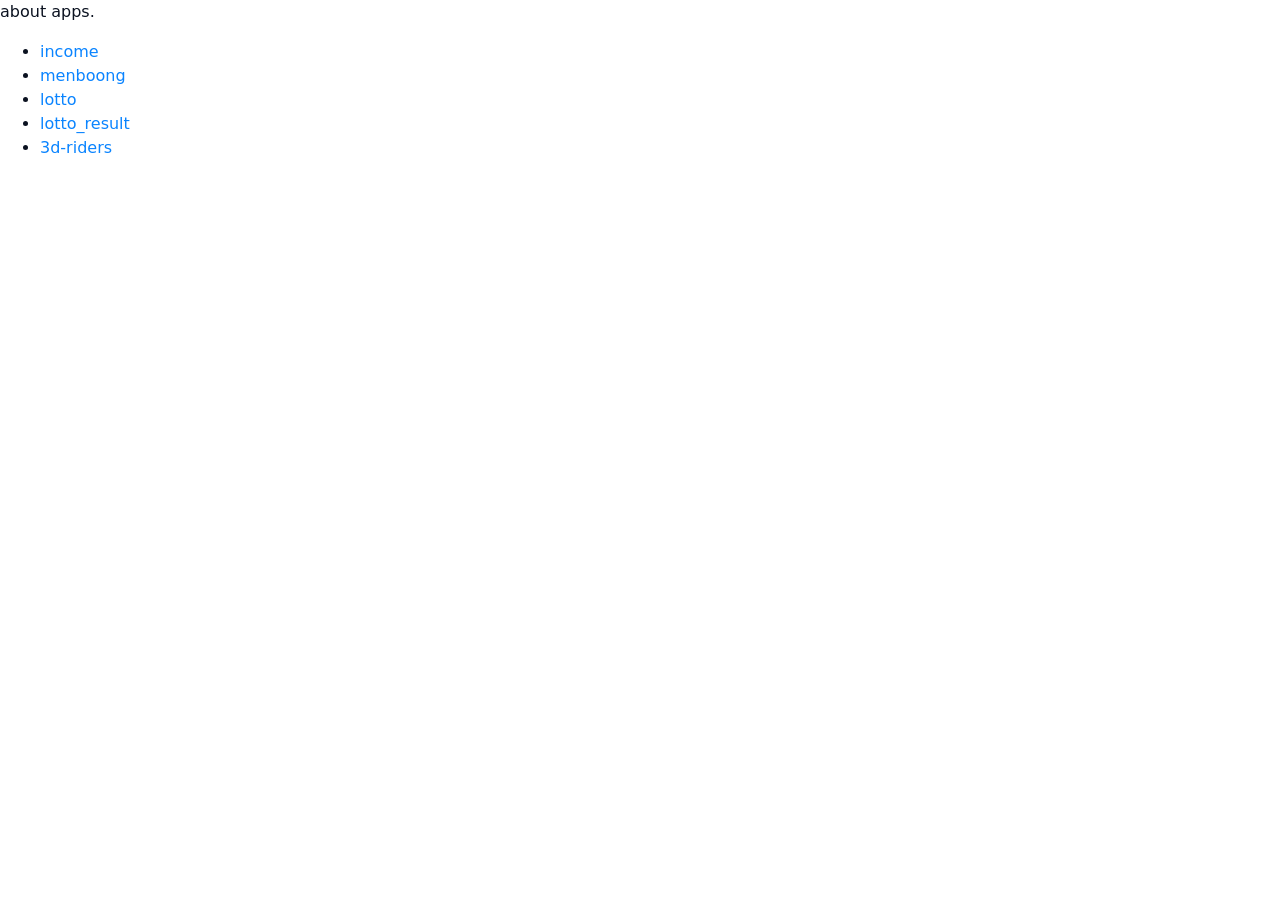
<file: index.html>
<!doctype html>
<html lang="ko">
<head>
  <meta charset="utf-8" />
  <meta name="viewport" content="width=device-width,initial-scale=1" />
  <title>AboutApps — Simple, Clear App Pages</title>
  <meta name="description" content="AboutApps — short description of your project/company. Replace with a real summary." />
  <link rel="canonical" href="https://aboutapps.github.io/" />

  <!-- Open Graph / Twitter -->
  <meta property="og:site_name" content="AboutApps" />
  <meta property="og:title" content="AboutApps — Simple, Clear App Pages" />
  <meta property="og:description" content="AboutApps — short description of your project/company. Replace with a real summary." />
  <meta property="og:type" content="website" />
  <meta property="og:url" content="https://aboutapps.github.io/" />
  <meta property="og:image" content="images/preview.png" />
  <meta name="twitter:card" content="summary_large_image" />

  <!-- Theme/color -->
  <meta name="theme-color" content="#0a84ff" />

  <!-- Minimal critical styles (inline for faster first paint) -->
  <style>
    :root{--bg:#fff;--fg:#0b1220;--muted:#6b7280;--accent:#0a84ff}
    *{box-sizing:border-box}
    html,body{height:100%}
    body{margin:0;font-family:system-ui,-apple-system,Segoe UI,Roboto,"Helvetica Neue",Arial;color:var(--fg);background:var(--bg);line-height:1.5}
    a{color:var(--accent);text-decoration:none}
    header,main,footer{max-width:1100px;margin:0 auto;padding:1rem}
    .site-header{display:flex;align-items:center;justify-content:space-between;padding:1rem 0}
    .brand{font-weight:700;letter-spacing:0.2px}
    nav a{margin-left:1rem;font-size:0.95rem;color:var(--muted)}
    .hero{padding:3rem 1rem;text-align:center}
    .hero h1{margin:0 0 0.5rem;font-size:clamp(1.5rem,4vw,2.25rem)}
    .hero p{margin:0 0 1.25rem;color:var(--muted)}
    .cta{display:inline-block;padding:.6rem 1rem;border-radius:8px;background:var(--accent);color:#fff;font-weight:600}
    .grid{display:grid;grid-template-columns:repeat(auto-fit,minmax(220px,1fr));gap:1rem;padding:2rem 1rem}
    .card{border:1px solid #e6e9ee;border-radius:12px;padding:1rem;background:#fff}
    footer{padding:2rem 1rem;color:var(--muted);font-size:.9rem;text-align:center}
    /* Focus styles for keyboard users */
    :focus{outline:2px solid #005fcc;outline-offset:3px}
    .skip-link{position:absolute;left:-999px;top:auto;width:1px;height:1px;overflow:hidden}
    .skip-link:focus{left:8px;top:8px;width:auto;height:auto;padding:.3rem .6rem;background:#000;color:#fff;border-radius:4px}
    @media (min-width:700px){ .hero{padding:4rem 1rem} }
  </style>

  <!-- Structured data (JSON-LD) -->
  <script type="application/ld+json">
  {
    "@context": "https://schema.org",
    "@type": "WebSite",
    "name": "AboutApps",
    "url": "https://aboutapps.github.io/",
    "description": "AboutApps — short description of your project/company."
  }
  </script>
</head>
<body>

about apps.
<ul>
  <li><a href="/income">income</a></li>
  <li><a href="/menboong">menboong</a></li>
  <li><a href="/lotto">lotto</a></li>
  <li><a href="/lotto_result">lotto_result</a></li>
  <li><a href="/3d-riders">3d-riders</a></li>  
</ul>
  
</body>
</html>
</file>
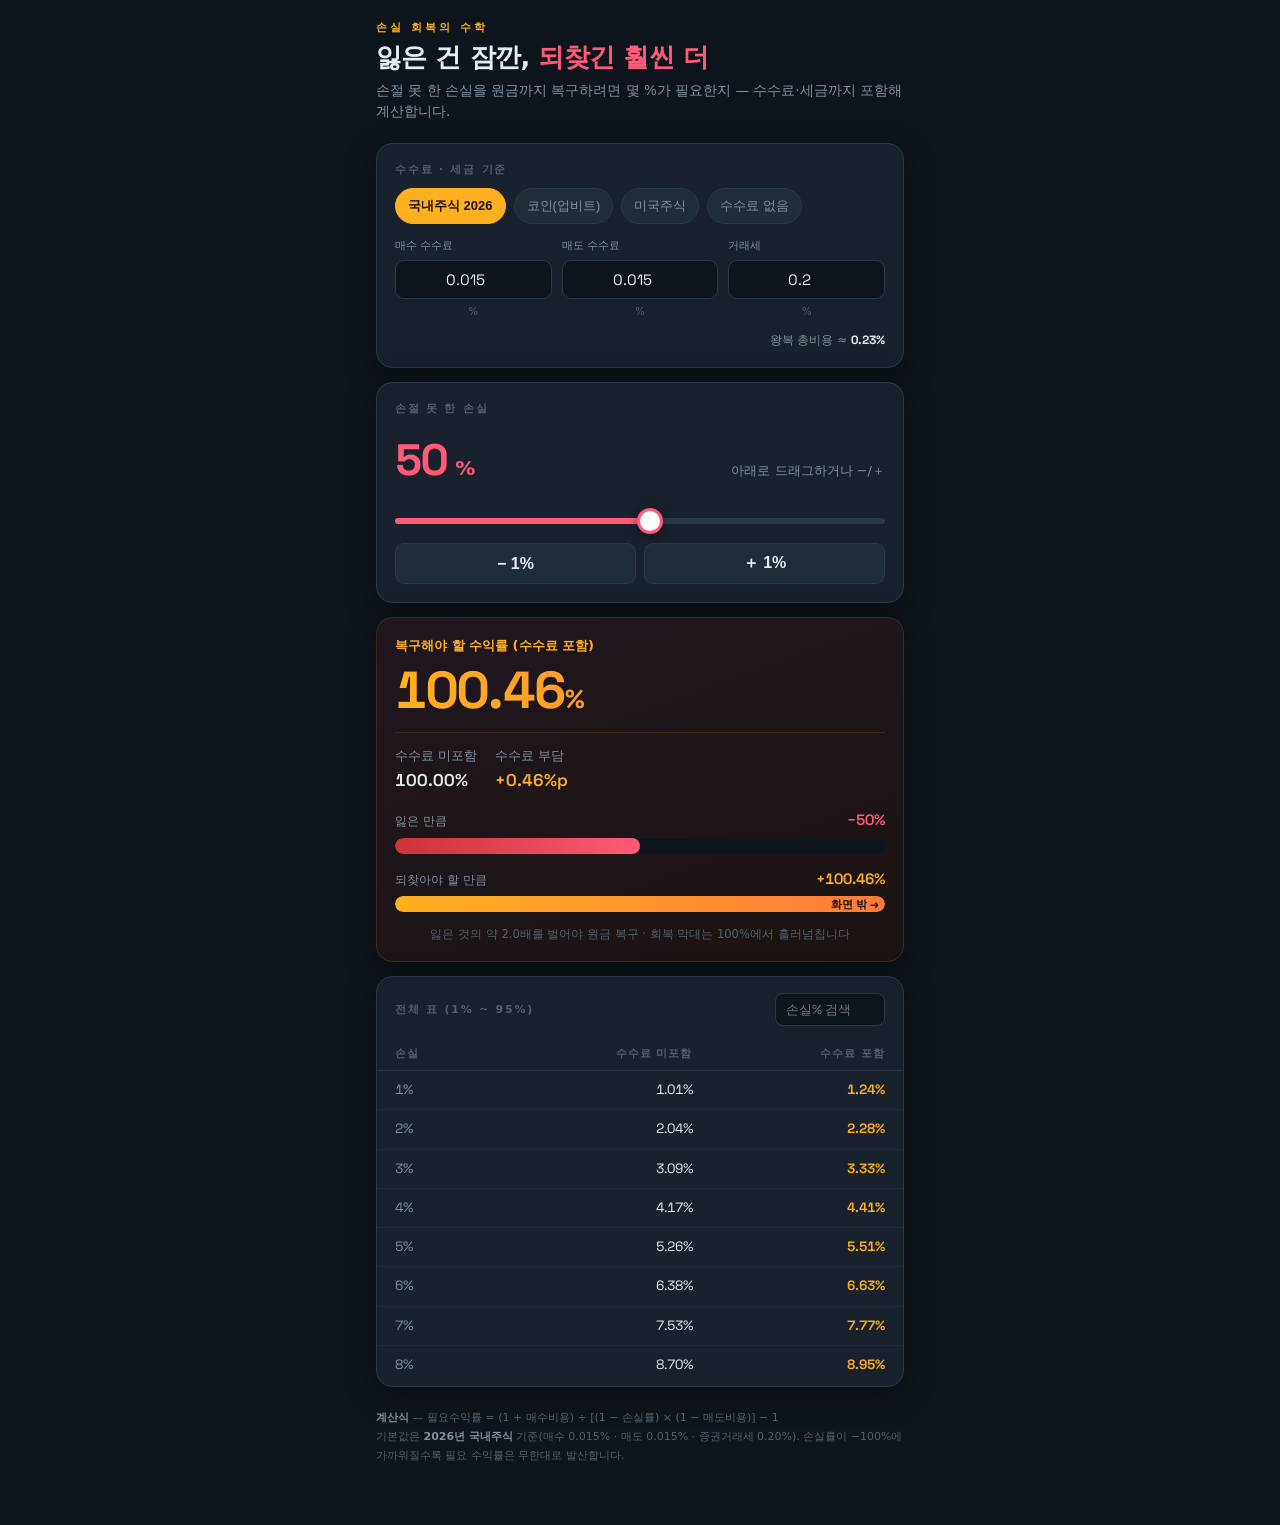
<file: manboong/index.html>
<!DOCTYPE html>
<html lang="ko">
<head>
<meta charset="UTF-8">
<meta name="viewport" content="width=device-width, initial-scale=1.0, maximum-scale=1.0">
<title>손실 회복 수익률 계산기</title>
<link rel="preconnect" href="https://fonts.googleapis.com">
<link rel="preconnect" href="https://fonts.gstatic.com" crossorigin>
<link href="https://fonts.googleapis.com/css2?family=Space+Grotesk:wght@400;500;600;700&display=swap" rel="stylesheet">
<style>
  :root{
    --bg:#0E141B; --surface:#18212C; --surface2:#212C39; --line:#2B3947;
    --text:#E7EDF3; --muted:#7F909F; --dim:#54606D;
    --loss:#FF5A78; --gain:#FFB020; --gain2:#FF7A3D;
    --ok:#39D98A;
    --shadow:0 8px 30px rgba(0,0,0,.35);
    --num:"Space Grotesk", ui-monospace, "SF Mono", Menlo, monospace;
    --sans:"Pretendard","Apple SD Gothic Neo","Malgun Gothic",system-ui,-apple-system,"Segoe UI",Roboto,sans-serif;
  }
  *{box-sizing:border-box;margin:0;padding:0}
  html{-webkit-text-size-adjust:100%}
  body{
    background:var(--bg); color:var(--text); font-family:var(--sans);
    line-height:1.5; padding:20px 16px 60px; max-width:560px; margin:0 auto;
    font-feature-settings:"tnum" 1;
  }
  .num{font-family:var(--num); font-feature-settings:"tnum" 1}

  /* Header */
  header{margin-bottom:22px}
  .eyebrow{font-size:11px; letter-spacing:.28em; text-transform:uppercase; color:var(--gain); font-weight:600}
  h1{font-size:26px; font-weight:700; letter-spacing:-.02em; margin:6px 0 8px; line-height:1.15}
  h1 em{font-style:normal; color:var(--loss)}
  .sub{font-size:13.5px; color:var(--muted)}

  .card{background:var(--surface); border:1px solid var(--line); border-radius:16px; padding:18px; margin-bottom:14px; box-shadow:var(--shadow)}
  .label{font-size:11px; letter-spacing:.16em; text-transform:uppercase; color:var(--dim); font-weight:600; margin-bottom:10px}

  /* Preset chips */
  .chips{display:flex; flex-wrap:wrap; gap:8px}
  .chip{border:1px solid var(--line); background:var(--surface2); color:var(--muted);
    padding:8px 12px; border-radius:999px; font-size:13px; font-weight:500; cursor:pointer;
    transition:.15s; -webkit-tap-highlight-color:transparent}
  .chip:hover{border-color:var(--dim)}
  .chip.active{background:var(--gain); color:#1a1206; border-color:var(--gain); font-weight:600}

  /* Fee inputs */
  .fees{display:grid; grid-template-columns:1fr 1fr 1fr; gap:10px; margin-top:14px}
  .fee{display:flex; flex-direction:column; gap:5px}
  .fee span{font-size:11px; color:var(--muted)}
  .fee input{background:var(--bg); border:1px solid var(--line); border-radius:9px; color:var(--text);
    padding:9px 8px; font-size:15px; font-family:var(--num); width:100%; text-align:center}
  .fee input:focus{outline:none; border-color:var(--gain)}
  .fee small{font-size:10px; color:var(--dim); text-align:center}
  .roundtrip{margin-top:12px; font-size:12px; color:var(--muted); text-align:right}
  .roundtrip b{color:var(--text); font-family:var(--num)}

  /* Loss slider */
  .lossval{display:flex; align-items:baseline; gap:8px; margin-bottom:14px}
  .lossval .n{font-family:var(--num); font-size:44px; font-weight:700; color:var(--loss); letter-spacing:-.02em}
  .lossval .u{font-size:20px; color:var(--loss); font-weight:600}
  .lossval .t{font-size:13px; color:var(--muted); margin-left:auto}
  input[type=range]{-webkit-appearance:none; appearance:none; width:100%; height:6px; border-radius:99px;
    background:linear-gradient(90deg,var(--loss) var(--fill,0%),var(--line) var(--fill,0%)); outline:none}
  input[type=range]::-webkit-slider-thumb{-webkit-appearance:none; width:26px; height:26px; border-radius:50%;
    background:#fff; border:3px solid var(--loss); cursor:pointer; box-shadow:0 2px 8px rgba(0,0,0,.4)}
  input[type=range]::-moz-range-thumb{width:22px; height:22px; border-radius:50%; background:#fff; border:3px solid var(--loss); cursor:pointer}
  .stepper{display:flex; gap:8px; margin-top:12px}
  .stepper button{flex:1; background:var(--surface2); border:1px solid var(--line); color:var(--text);
    border-radius:9px; padding:9px; font-size:16px; font-weight:600; cursor:pointer; -webkit-tap-highlight-color:transparent}
  .stepper button:active{background:var(--line)}

  /* Result */
  .result{background:linear-gradient(160deg,#20161f,#1a1310); border-color:#3a2a1a}
  .result .big{font-family:var(--num); font-size:52px; font-weight:700; letter-spacing:-.02em;
    background:linear-gradient(90deg,var(--gain),var(--gain2)); -webkit-background-clip:text; background-clip:text; color:transparent; line-height:1}
  .result .big .u{font-size:26px}
  .result .cap{font-size:13px; color:var(--gain); font-weight:600; margin-bottom:8px}
  .compare{display:flex; gap:18px; margin-top:16px; padding-top:14px; border-top:1px solid #3a2a1a; font-size:12.5px; color:var(--muted)}
  .compare b{display:block; font-family:var(--num); font-size:17px; color:var(--text); font-weight:600; margin-top:2px}
  .compare .diff b{color:var(--gain)}

  /* Asymmetry bars */
  .asym{margin-top:16px}
  .bar-row{margin-bottom:14px}
  .bar-row:last-child{margin-bottom:0}
  .bar-top{display:flex; justify-content:space-between; align-items:baseline; margin-bottom:6px; font-size:12px}
  .bar-top .k{color:var(--muted)}
  .bar-top .v{font-family:var(--num); font-weight:600; font-size:15px}
  .track{height:16px; background:var(--bg); border-radius:8px; overflow:hidden; position:relative}
  .fill{height:100%; border-radius:8px; transition:width .35s cubic-bezier(.4,0,.2,1); position:relative}
  .fill.loss{background:linear-gradient(90deg,#c33,var(--loss))}
  .fill.gain{background:linear-gradient(90deg,var(--gain),var(--gain2))}
  .overflow{position:absolute; right:6px; top:50%; transform:translateY(-50%); font-size:11px; font-weight:700; color:#1a1206; font-family:var(--num)}
  .asym-note{font-size:11.5px; color:var(--dim); margin-top:12px; text-align:center; line-height:1.5}

  /* Table */
  .tablecard{padding:16px 0 8px}
  .thead{display:flex; align-items:center; justify-content:space-between; padding:0 18px 12px}
  .thead .label{margin:0}
  .search{background:var(--bg); border:1px solid var(--line); border-radius:8px; color:var(--text);
    padding:7px 10px; font-size:13px; width:110px; font-family:var(--num)}
  .search:focus{outline:none; border-color:var(--gain)}
  table{width:100%; border-collapse:collapse; font-size:13.5px}
  thead th{font-size:10.5px; letter-spacing:.1em; text-transform:uppercase; color:var(--dim); font-weight:600;
    padding:8px 18px; text-align:right; border-bottom:1px solid var(--line); position:sticky; top:0; background:var(--surface)}
  thead th:first-child{text-align:left}
  .scroll{max-height:340px; overflow-y:auto; -webkit-overflow-scrolling:touch}
  tbody td{padding:9px 18px; text-align:right; font-family:var(--num); border-bottom:1px solid #212a34}
  tbody td:first-child{text-align:left; color:var(--muted)}
  tbody td.gaincol{color:var(--gain); font-weight:600}
  tbody tr.hot{background:rgba(255,176,32,.10)}
  tbody tr.hot td:first-child{color:var(--gain); font-weight:700}
  tbody tr:active{background:var(--surface2)}

  footer{margin-top:22px; font-size:11px; color:var(--dim); line-height:1.7}
  footer b{color:var(--muted)}
  a{color:var(--gain)}
  @media (prefers-reduced-motion:reduce){*{transition:none!important}}
</style>
</head>
<body>
<header>
  <div class="eyebrow">손실 회복의 수학</div>
  <h1>잃은 건 잠깐, <em>되찾긴 훨씬 더</em></h1>
  <p class="sub">손절 못 한 손실을 원금까지 복구하려면 몇 %가 필요한지 — 수수료·세금까지 포함해 계산합니다.</p>
</header>

<!-- FEES -->
<div class="card">
  <div class="label">수수료 · 세금 기준</div>
  <div class="chips" id="presets"></div>
  <div class="fees">
    <label class="fee"><span>매수 수수료</span><input id="buy" type="number" step="0.001" inputmode="decimal"><small>%</small></label>
    <label class="fee"><span>매도 수수료</span><input id="sell" type="number" step="0.001" inputmode="decimal"><small>%</small></label>
    <label class="fee"><span>거래세</span><input id="tax" type="number" step="0.001" inputmode="decimal"><small>%</small></label>
  </div>
  <div class="roundtrip">왕복 총비용 ≈ <b id="rt">0.00%</b></div>
</div>

<!-- LOSS -->
<div class="card">
  <div class="label">손절 못 한 손실</div>
  <div class="lossval">
    <span class="n" id="lossN">50</span><span class="u">%</span>
    <span class="t">아래로 드래그하거나 −/＋</span>
  </div>
  <input type="range" id="slider" min="1" max="95" step="1" value="50">
  <div class="stepper">
    <button id="minus">− 1%</button>
    <button id="plus">＋ 1%</button>
  </div>
</div>

<!-- RESULT -->
<div class="card result">
  <div class="cap">복구해야 할 수익률 (수수료 포함)</div>
  <div class="big"><span id="mainR" class="num">100.46</span><span class="u">%</span></div>
  <div class="compare">
    <div>수수료 미포함<b id="noFeeR" class="num">100.00%</b></div>
    <div class="diff">수수료 부담<b id="diffR" class="num">+0.46%p</b></div>
  </div>

  <div class="asym">
    <div class="bar-row">
      <div class="bar-top"><span class="k">잃은 만큼</span><span class="v" style="color:var(--loss)" id="barLossV">−50%</span></div>
      <div class="track"><div class="fill loss" id="barLoss" style="width:50%"></div></div>
    </div>
    <div class="bar-row">
      <div class="bar-top"><span class="k">되찾아야 할 만큼</span><span class="v" style="color:var(--gain)" id="barGainV">+100%</span></div>
      <div class="track"><div class="fill gain" id="barGain" style="width:100%"><span class="overflow" id="ovf"></span></div></div>
    </div>
    <div class="asym-note" id="asymNote"></div>
  </div>
</div>

<!-- TABLE -->
<div class="card tablecard">
  <div class="thead">
    <div class="label">전체 표 (1% ~ 95%)</div>
    <input class="search num" id="search" type="number" inputmode="numeric" placeholder="손실% 검색">
  </div>
  <div class="scroll">
    <table>
      <thead><tr><th>손실</th><th>수수료 미포함</th><th>수수료 포함</th></tr></thead>
      <tbody id="tbody"></tbody>
    </table>
  </div>
</div>

<footer>
  <b>계산식</b> — 필요수익률 = (1 + 매수비용) ÷ [(1 − 손실률) × (1 − 매도비용)] − 1<br>
  기본값은 <b>2026년 국내주식</b> 기준(매수 0.015% · 매도 0.015% · 증권거래세 0.20%). 손실률이 −100%에 가까워질수록 필요 수익률은 무한대로 발산합니다.
</footer>

<script>
(function(){
  var $ = function(id){ return document.getElementById(id); };

  var presets = [
    { name:"국내주식 2026", buy:0.015, sell:0.015, tax:0.20 },
    { name:"코인(업비트)",   buy:0.05,  sell:0.05,  tax:0 },
    { name:"미국주식",       buy:0,     sell:0,     tax:0.00278 },
    { name:"수수료 없음",     buy:0,     sell:0,     tax:0 }
  ];

  var state = { loss:50, buy:0.015, sell:0.015, tax:0.20 };

  // ---- math ----
  function recovery(L, buy, sell, tax){        // all inputs as fractions
    var b = buy, s = sell + tax;
    return (1+b) / ((1-L)*(1-s)) - 1;
  }
  function fmt(x){                              // percent number -> string
    if(!isFinite(x)) return "∞";
    if(x >= 1000) return x.toFixed(0);
    return x.toFixed(2);
  }

  // ---- presets ----
  var presetsEl = $("presets");
  presets.forEach(function(p, i){
    var el = document.createElement("button");
    el.className = "chip"; el.textContent = p.name;
    el.addEventListener("click", function(){
      state.buy=p.buy; state.sell=p.sell; state.tax=p.tax;
      $("buy").value=p.buy; $("sell").value=p.sell; $("tax").value=p.tax;
      markPreset(); render();
    });
    presetsEl.appendChild(el);
  });
  function markPreset(){
    var chips = presetsEl.children;
    for(var i=0;i<presets.length;i++){
      var p=presets[i];
      var match = (p.buy===state.buy && p.sell===state.sell && p.tax===state.tax);
      chips[i].classList.toggle("active", match);
    }
  }

  // ---- fee inputs ----
  ["buy","sell","tax"].forEach(function(k){
    $(k).addEventListener("input", function(){
      var v = parseFloat(this.value); state[k] = isNaN(v)?0:v;
      markPreset(); render();
    });
  });

  // ---- slider ----
  var slider = $("slider");
  slider.addEventListener("input", function(){ state.loss = +this.value; render(); });
  $("minus").addEventListener("click", function(){ state.loss=Math.max(1,state.loss-1); slider.value=state.loss; render(); });
  $("plus").addEventListener("click",  function(){ state.loss=Math.min(95,state.loss+1); slider.value=state.loss; render(); });

  // ---- table ----
  var tbody = $("tbody");
  for(var i=1;i<=95;i++){
    var tr=document.createElement("tr"); tr.dataset.loss=i;
    tr.innerHTML = "<td>"+i+"%</td><td class='nofee'></td><td class='gaincol'></td>";
    (function(loss){ tr.addEventListener("click", function(){ state.loss=loss; slider.value=loss; render(); document.querySelector(".card.result").scrollIntoView({behavior:"smooth",block:"center"}); }); })(i);
    tbody.appendChild(tr);
  }
  $("search").addEventListener("input", function(){
    var q = this.value.trim();
    var rows = tbody.children;
    for(var i=0;i<rows.length;i++){
      var l = rows[i].dataset.loss;
      rows[i].style.display = (q==="" || l.indexOf(q)===0) ? "" : "none";
    }
  });

  // ---- render ----
  function render(){
    var L=state.loss/100, b=state.buy/100, s=state.sell/100, t=state.tax/100;
    var withFee = recovery(L,b,s,t)*100;
    var noFee   = recovery(L,0,0,0)*100;
    var rt      = (state.buy + state.sell + state.tax);

    $("lossN").textContent = state.loss;
    slider.style.setProperty("--fill", (state.loss/95*100)+"%");
    $("rt").textContent = rt.toFixed(2)+"%";

    $("mainR").textContent = fmt(withFee);
    $("noFeeR").textContent = fmt(noFee)+"%";
    $("diffR").textContent = "+"+(withFee-noFee).toFixed(2)+"%p";

    // bars
    $("barLossV").textContent = "−"+state.loss+"%";
    $("barLoss").style.width = state.loss+"%";
    var gv = withFee;
    $("barGainV").textContent = "+"+fmt(gv)+"%";
    var gWidth = Math.min(gv,100);
    $("barGain").style.width = gWidth+"%";
    $("ovf").textContent = gv>100 ? "화면 밖 →" : "";

    var mult = (gv/state.loss).toFixed(1);
    $("asymNote").textContent = state.loss>=100? "" :
      "잃은 것의 약 "+mult+"배를 벌어야 원금 복구 · 회복 막대는 100%에서 흘러넘칩니다";

    // table
    var rows = tbody.children;
    for(var i=0;i<rows.length;i++){
      var loss=+rows[i].dataset.loss;
      var Li=loss/100;
      var wf=recovery(Li,b,s,t)*100, nf=recovery(Li,0,0,0)*100;
      rows[i].querySelector(".nofee").textContent = fmt(nf)+"%";
      rows[i].querySelector(".gaincol").textContent = fmt(wf)+"%";
      rows[i].classList.toggle("hot", loss===state.loss);
    }
  }

  // init
  $("buy").value=state.buy; $("sell").value=state.sell; $("tax").value=state.tax;
  markPreset(); render();
})();
</script>
</body>
</html>
</file>
